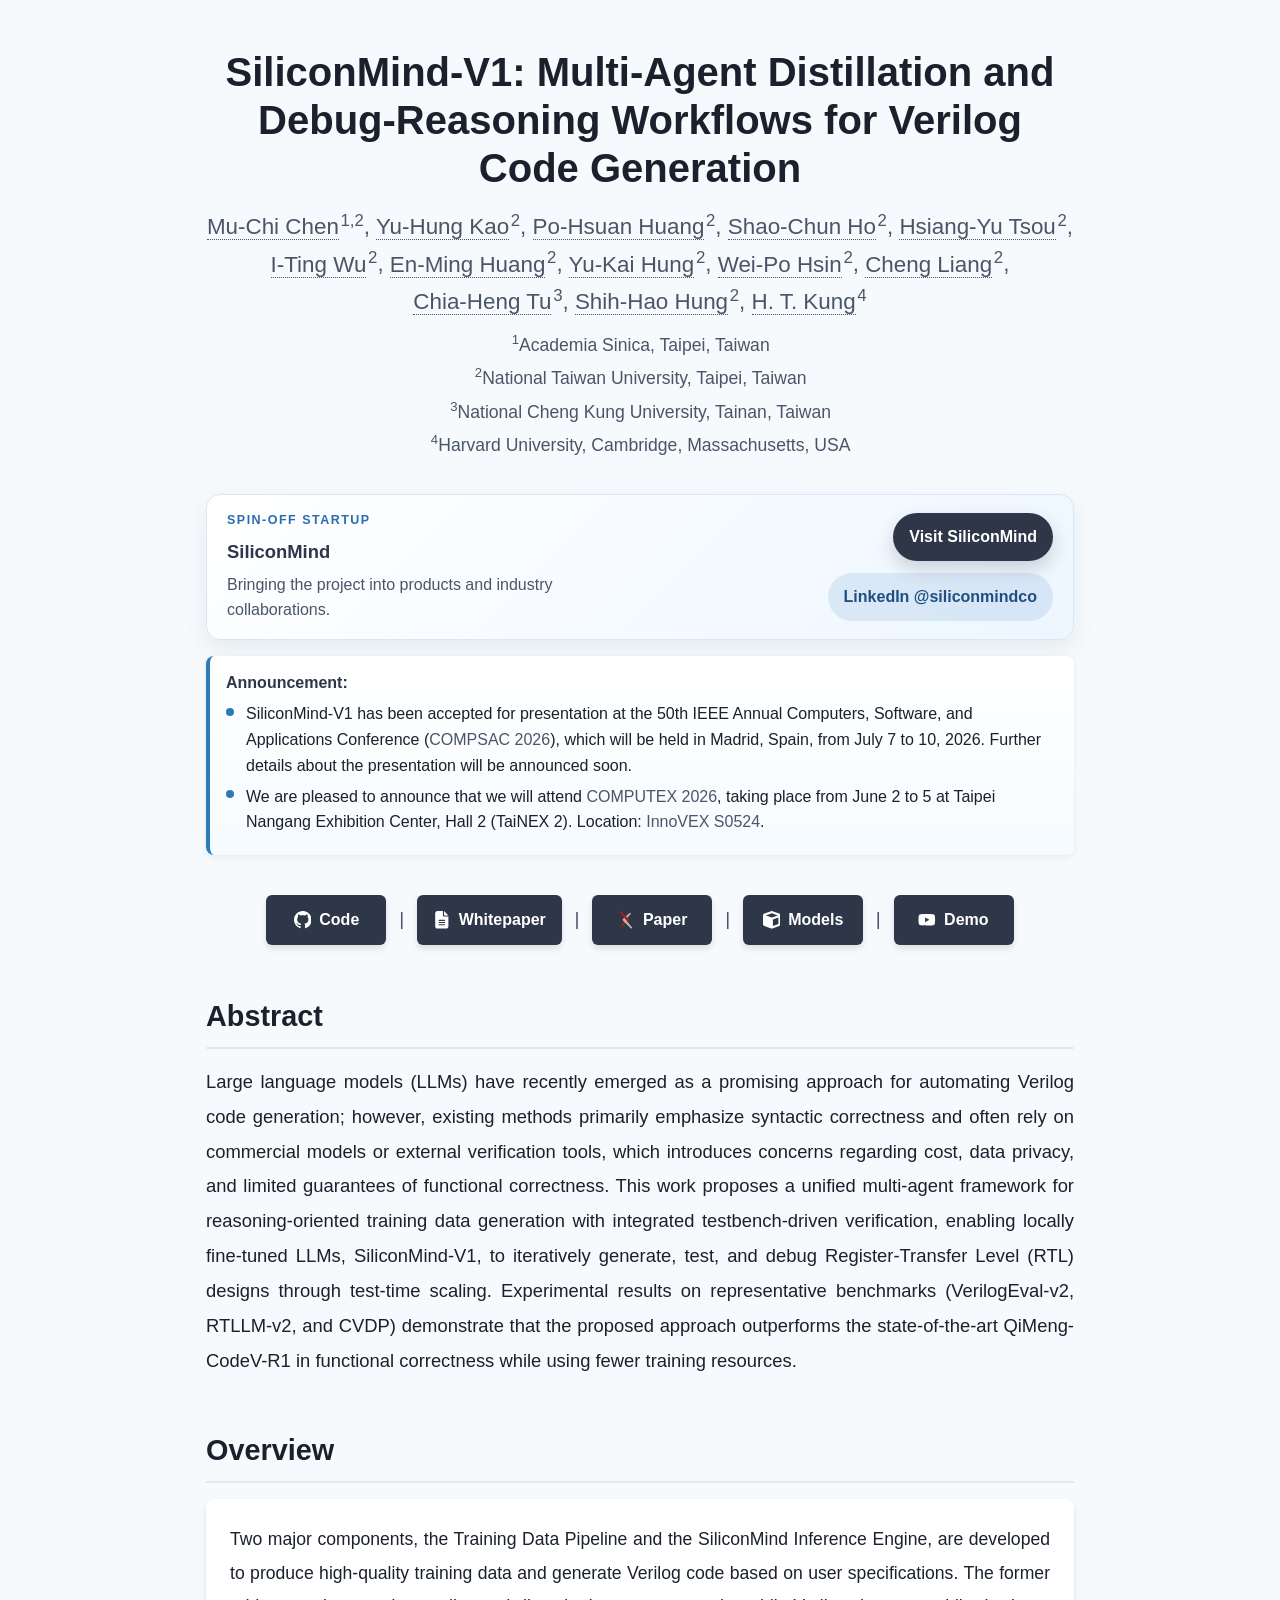
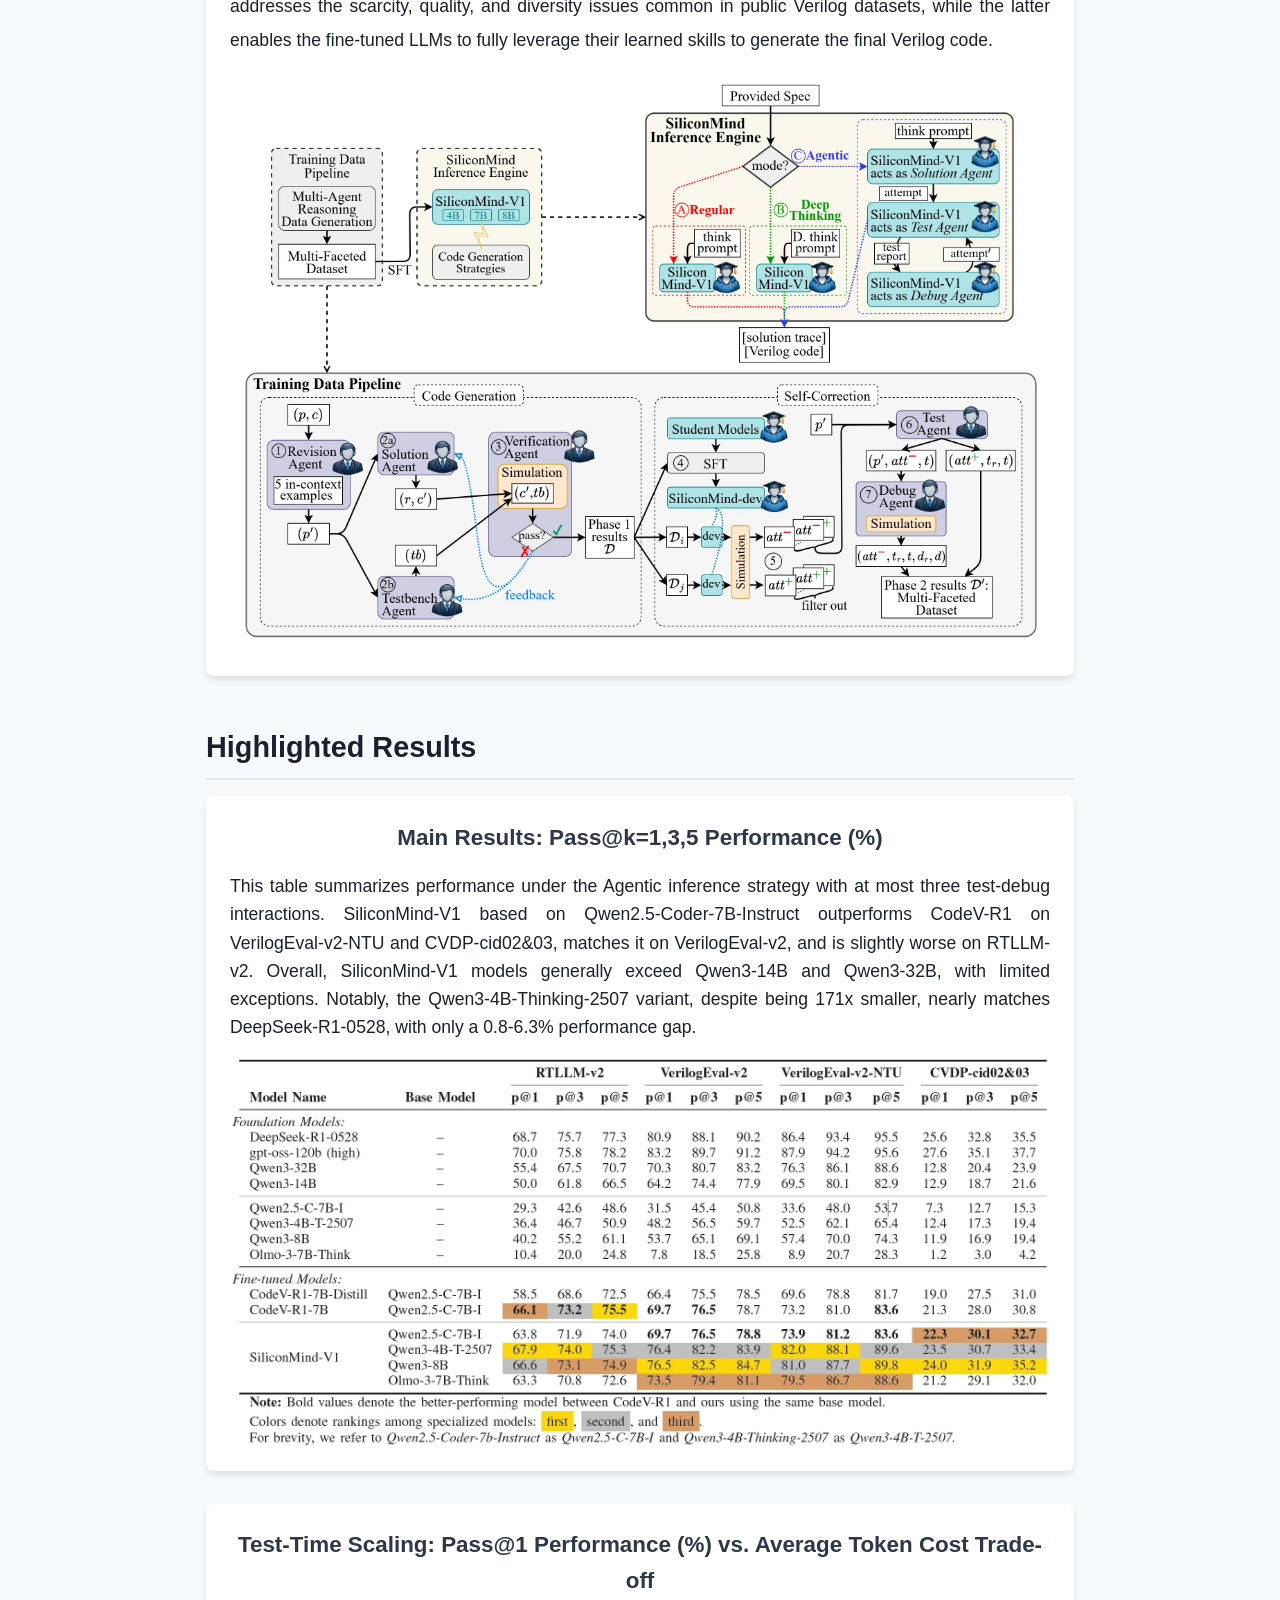
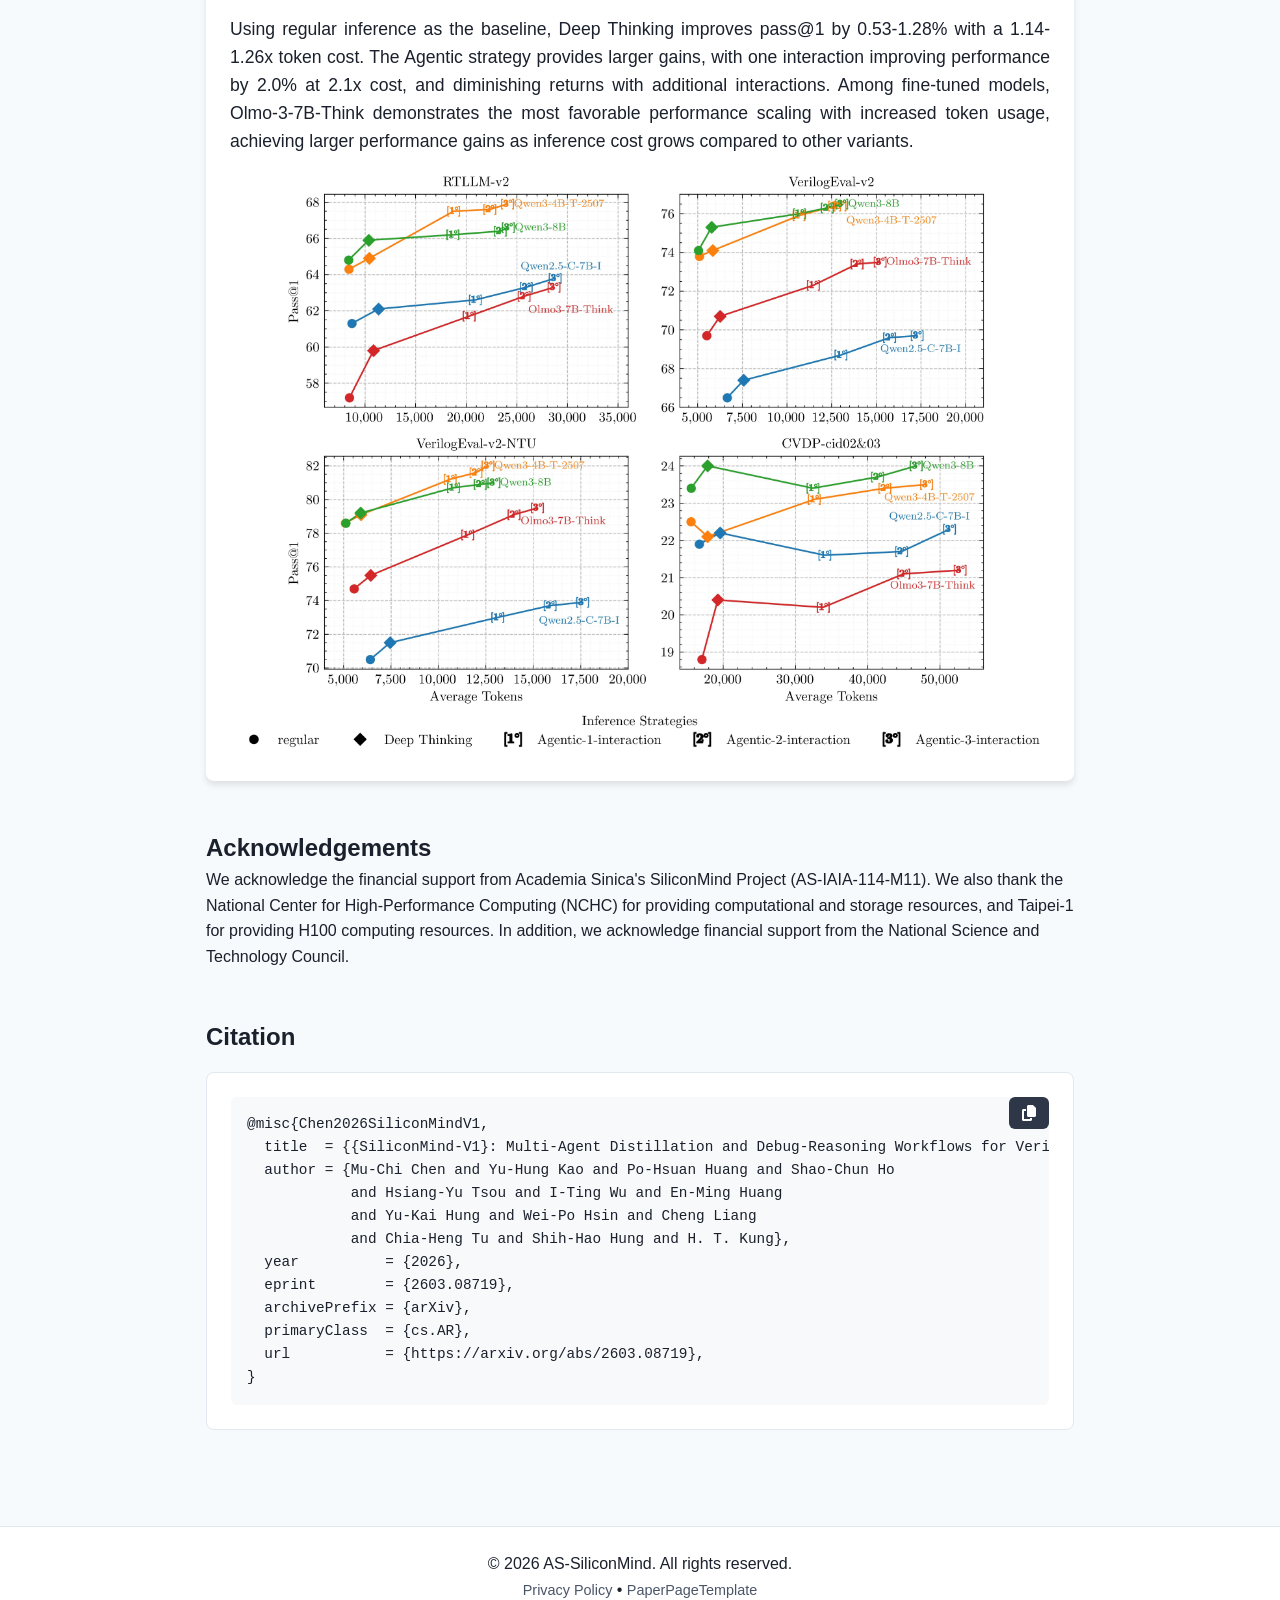
<file: index.html>
<!DOCTYPE html>
<html lang="en">

<head>
    <meta charset="UTF-8">
    <meta name="viewport" content="width=device-width, initial-scale=1.0">
    <meta name="description" content="Open source project introduction with repository and research paper.">
    <title>Project Introduction</title>

    <!-- Favicon -->
    <link rel="icon" type="image/svg+xml" href="favicon.svg">

    <!-- Critical CSS inline for faster first paint -->
    <style>
        :root {
            --bg-color: #f7fafc;
            --text-dark: #1a202c;
            --accent-color: #4a5568;
            --secondary-color: #2d3748;
            --card-bg: #fff;
            --border-color: #e2e8f0
        }

        * {
            margin: 0;
            padding: 0;
            box-sizing: border-box
        }

        body {
            font-family: -apple-system, BlinkMacSystemFont, 'Segoe UI', Roboto, Arial, sans-serif;
            background: var(--bg-color);
            color: var(--text-dark);
            line-height: 1.6;
            min-height: 100vh;
            display: flex;
            flex-direction: column
        }

        main {
            flex: 1;
            max-width: 900px;
            width: 90%;
            margin: 3rem auto;
            padding: 0 1rem
        }

        #header {
            text-align: center;
            margin-bottom: 2rem
        }

        #paper-title {
            font-size: 2.5rem;
            font-weight: 700;
            min-height: 3.5rem;
            line-height: 1.2
        }

        .authors {
            font-size: 1.3rem;
            color: var(--accent-color);
            min-height: 2rem;
            margin-bottom: 0.5rem
        }

        .affiliations {
            font-size: 0.95rem;
            color: var(--accent-color);
            min-height: 1.5rem
        }

        .affiliations sup,
        .authors sup {
            font-size: 0.75em;
            margin-left: 0.1em
        }

        .link-buttons {
            display: flex;
            justify-content: center;
            gap: 1.5rem;
            flex-wrap: wrap;
            min-height: 50px
        }

        .link-btn {
            display: inline-flex;
            align-items: center;
            gap: 0.5rem;
            padding: 0.75rem 2rem;
            background: var(--secondary-color);
            color: #fff;
            text-decoration: none;
            border-radius: 6px;
            font-weight: 600
        }

        .link-btn svg {
            width: 1.1em;
            height: 1.1em;
            fill: currentColor
        }

        .abstract-text,
        .overview-text {
            min-height: 100px
        }

        .placeholder {
            color: transparent
        }

        .results-content {
            display: flex;
            flex-direction: column;
            gap: 2rem
        }

        .result-card {
            background: var(--card-bg);
            padding: 1.5rem;
            border-radius: 8px;
            box-shadow: 0 4px 6px rgba(0, 0, 0, 0.1)
        }

        .result-card.placeholder-card {
            min-height: 400px
        }

        .result-card h3 {
            font-size: 1.4rem;
            text-align: center;
            margin-bottom: 1rem;
            min-height: 1.8rem
        }

        .result-card p {
            font-size: 1.1rem;
            text-align: center;
            margin-bottom: 1rem;
            min-height: 1.5rem
        }

        .result-card .img-placeholder {
            width: 100%;
            aspect-ratio: 16/9;
            background: #f0f0f0;
            border-radius: 6px
        }

        footer {
            background: var(--card-bg);
            text-align: center;
            padding: 1.5rem 0;
            border-top: 1px solid var(--border-color);
            margin-top: 3rem
        }

        /* Announcement styles (critical for first paint) */
        #announcement { margin: 1rem 0; }
        .announcement {
            background: linear-gradient(180deg, #ffffff, #f6fbff);
            border-left: 4px solid #2b7bb9;
            padding: 0.9rem 1rem;
            border-radius: 8px;
            box-shadow: 0 2px 6px rgba(43, 67, 95, 0.08);
            color: var(--text-dark);
            display: block;
            position: relative;
            overflow: hidden;
        }
        .announcement .announcement-label { font-weight: 700; color: #1f3a63; margin-right: 0.5rem; }
        .announcement .announcement-content { display: inline; font-size: 1rem; }
        .announcement.placeholder { color: transparent; }

        #spinout {
            margin: 1.5rem 0 0;
        }

        .spinout-card {
            display: flex;
            align-items: center;
            justify-content: space-between;
            gap: 1rem;
            padding: 1rem 1.25rem;
            background: linear-gradient(135deg, #ffffff 0%, #edf6ff 100%);
            border: 1px solid #d7e7f7;
            border-radius: 14px;
            box-shadow: 0 10px 24px rgba(31, 58, 99, 0.08);
        }

        .spinout-copy {
            display: flex;
            flex-direction: column;
            gap: 0.35rem;
        }

        .spinout-label {
            font-size: 0.78rem;
            font-weight: 700;
            letter-spacing: 0.12em;
            text-transform: uppercase;
            color: #2b6cb0;
        }

        .spinout-title {
            font-size: 1.15rem;
            font-weight: 700;
            color: var(--secondary-color);
        }

        .spinout-subtitle {
            color: var(--accent-color);
        }

        .spinout-links {
            display: flex;
            flex-wrap: wrap;
            gap: 0.75rem;
            justify-content: flex-end;
        }

        .spinout-link {
            display: inline-flex;
            align-items: center;
            justify-content: center;
            padding: 0.7rem 1rem;
            border-radius: 999px;
            text-decoration: none;
            font-weight: 600;
            transition: transform 0.2s ease, box-shadow 0.2s ease, background 0.2s ease;
        }

        .spinout-link.primary {
            background: var(--secondary-color);
            color: #fff;
            box-shadow: 0 8px 18px rgba(45, 55, 72, 0.2);
        }

        .spinout-link.secondary {
            background: rgba(43, 108, 176, 0.12);
            color: #1f4f82;
        }

        .spinout-link:hover {
            transform: translateY(-1px);
        }

        .spinout-link.primary:hover {
            background: #1f3a63;
        }

        .spinout-link.secondary:hover {
            background: rgba(43, 108, 176, 0.2);
        }

        @media (max-width: 700px) {
            .spinout-card {
                flex-direction: column;
                align-items: flex-start;
            }

            .spinout-links {
                width: 100%;
                justify-content: flex-start;
            }
        }
    </style>

    <!-- Main CSS with low priority -->
    <link rel="stylesheet" href="css/styles.css" media="print" onload="this.media='all'">
    <noscript>
        <link rel="stylesheet" href="css/styles.css">
    </noscript>

    <link rel="canonical" href="https://yourwebsite.com/">
</head>

<body>
    <main>
        <section id="header">
            <h1 id="paper-title" class="placeholder">Loading Paper Title Here</h1>
            <p id="authors" class="authors placeholder">Loading authors here</p>
            <p id="affiliations" class="affiliations placeholder">Loading affiliations</p>
        </section>

        <section id="spinout" aria-label="Spin-off startup">
            <div class="spinout-card">
                <div class="spinout-copy">
                    <span class="spinout-label">Spin-off startup</span>
                    <p class="spinout-title">SiliconMind</p>
                    <p class="spinout-subtitle">Bringing the project into products and industry collaborations.</p>
                </div>
                <div class="spinout-links">
                    <a class="spinout-link primary" href="https://siliconmind.co" target="_blank" rel="noopener noreferrer">Visit SiliconMind</a>
                    <a class="spinout-link secondary" href="https://www.linkedin.com/company/siliconmind-co/" target="_blank" rel="noopener noreferrer">LinkedIn @siliconmindco</a>
                </div>
            </div>
        </section>

        <section id="announcement" aria-live="polite" aria-atomic="true">
            <div id="news-announcement" class="announcement placeholder" role="region" aria-label="Site announcement">
                <strong class="announcement-label">Announcement:</strong>
                <div id="news-content" class="announcement-content announcement-list placeholder">Loading latest news...</div>
            </div>
        </section>

        <section id="links">
            <div id="link-buttons" class="link-buttons">
                <span class="placeholder">Loading links...</span>
            </div>
        </section>

        <section id="abstract">
            <h2>Abstract</h2>
            <p id="abstract-text" class="abstract-text placeholder">Loading abstract content. This placeholder text
                reserves vertical space to prevent layout shift when the actual content loads dynamically from the
                configuration file.</p>
        </section>

        <section id="overview">
            <h2>Overview</h2>
            <p id="overview-text" class="overview-text placeholder">Loading overview content. This placeholder text
                reserves vertical space to prevent layout shift when the actual content loads dynamically from the
                configuration file.</p>
        </section>

        <section id="results">
            <h2>Highlighted Results</h2>
            <div id="results-content" class="results-content">
                <!-- Placeholder cards to prevent layout shift -->
                <div class="result-card placeholder-card">
                    <h3 class="placeholder">Result Title</h3>
                    <p class="placeholder">Result description placeholder</p>
                    <div class="img-placeholder"></div>
                </div>
                <div class="result-card placeholder-card">
                    <h3 class="placeholder">Result Title</h3>
                    <p class="placeholder">Result description placeholder</p>
                    <div class="img-placeholder"></div>
                </div>
                <div class="result-card placeholder-card">
                    <h3 class="placeholder">Result Title</h3>
                    <p class="placeholder">Result description placeholder</p>
                    <div class="img-placeholder"></div>
                </div>
            </div>
        </section>

        <section id="acknowledgements">
            <h2>Acknowledgements</h2>
            <p id="acknowledgements-text" class="placeholder">Loading acknowledgements content. This placeholder text
                reserves vertical space to prevent layout shift when the actual content loads dynamically from the
                configuration file.</p>
        </section>

        <section id="citation">
            <h2>Citation</h2>
            <div class="citation-container">
                <button id="copy-citation" class="copy-btn" title="Copy to clipboard">
                    <svg viewBox="0 0 448 512" width="16" height="16"><path d="M208 0H332.1c12.7 0 24.9 5.1 33.9 14.1l67.9 67.9c9 9 14.1 21.2 14.1 33.9V336c0 26.5-21.5 48-48 48H208c-26.5 0-48-21.5-48-48V48c0-26.5 21.5-48 48-48zM48 128h80v64H64V448H256V416h64v48c0 26.5-21.5 48-48 48H48c-26.5 0-48-21.5-48-48V176c0-26.5 21.5-48 48-48z"/></svg>
                </button>
                <pre id="citation-text" class="citation-text placeholder"><code>@misc{loading,
  title = {Loading citation...}
}</code></pre>
            </div>
        </section>
    </main>

    <footer>
        <p id="footer-text" class="placeholder">Project Name. Open Source Project.</p>
        <p><a href="privacy.html" class="footer-link">Privacy Policy</a> • <a
                href="https://github.com/aben20807/PaperPageTemplate" class="footer-link" target="_blank"
                rel="noopener noreferrer">PaperPageTemplate</a></p>
    </footer>
    <script src="js/main.js" defer></script>
    <!-- Google Analytics loaded after page content -->
    <script>
        window.addEventListener('load', function () {
            fetch('data/config.json')
                .then(response => response.json())
                .then(config => {
                    if (config.ga_measurement_id && config.ga_measurement_id !== 'GA_MEASUREMENT_ID') {
                        const script = document.createElement('script');
                        script.async = true;
                        script.src = `https://www.googletagmanager.com/gtag/js?id=${config.ga_measurement_id}`;
                        document.head.appendChild(script);

                        window.dataLayer = window.dataLayer || [];
                        function gtag() { dataLayer.push(arguments); }
                        window.gtag = gtag;
                        gtag('js', new Date());
                        gtag('config', config.ga_measurement_id);
                    } else {
                        console.warn('Google Analytics measurement ID is not set in config.json. Skipping GA initialization.');
                    }
                })
                .catch(err => console.log('Config not loaded:', err));
        });
    </script>
</body>

</html>
</file>
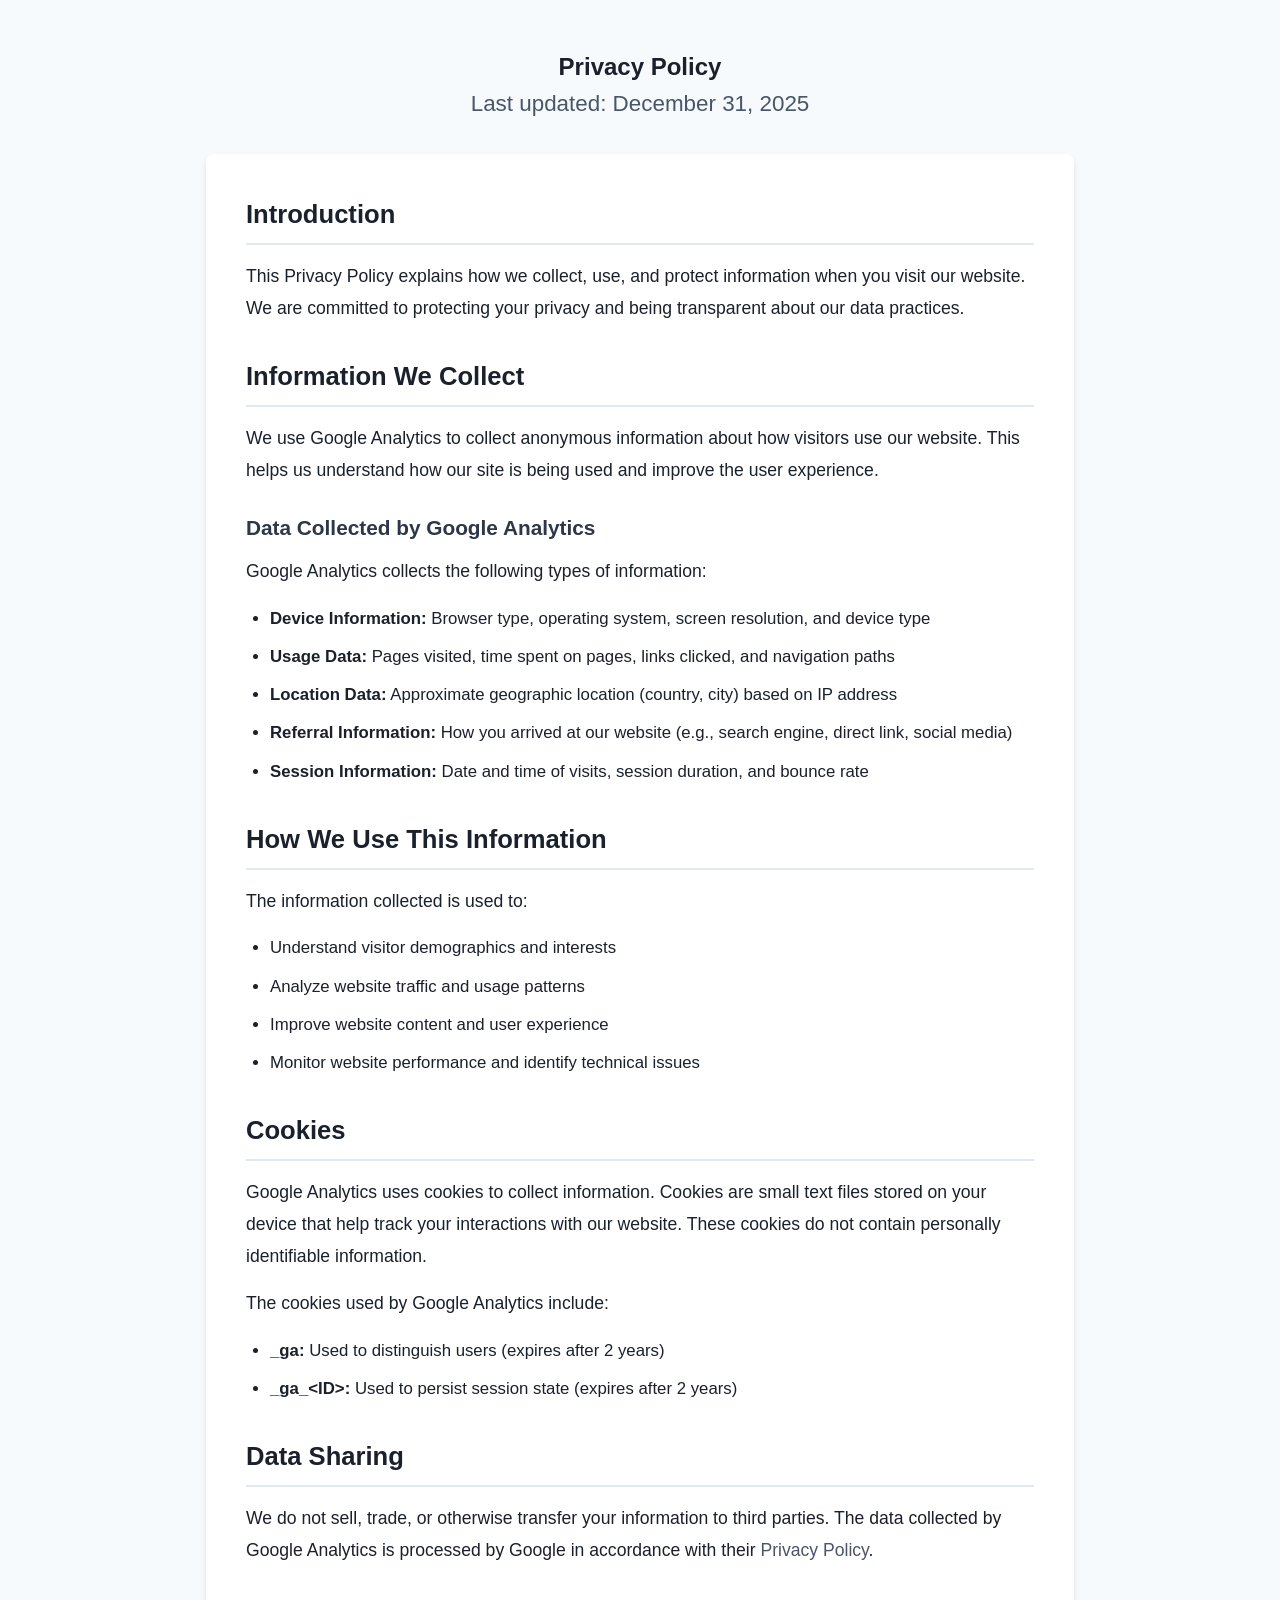
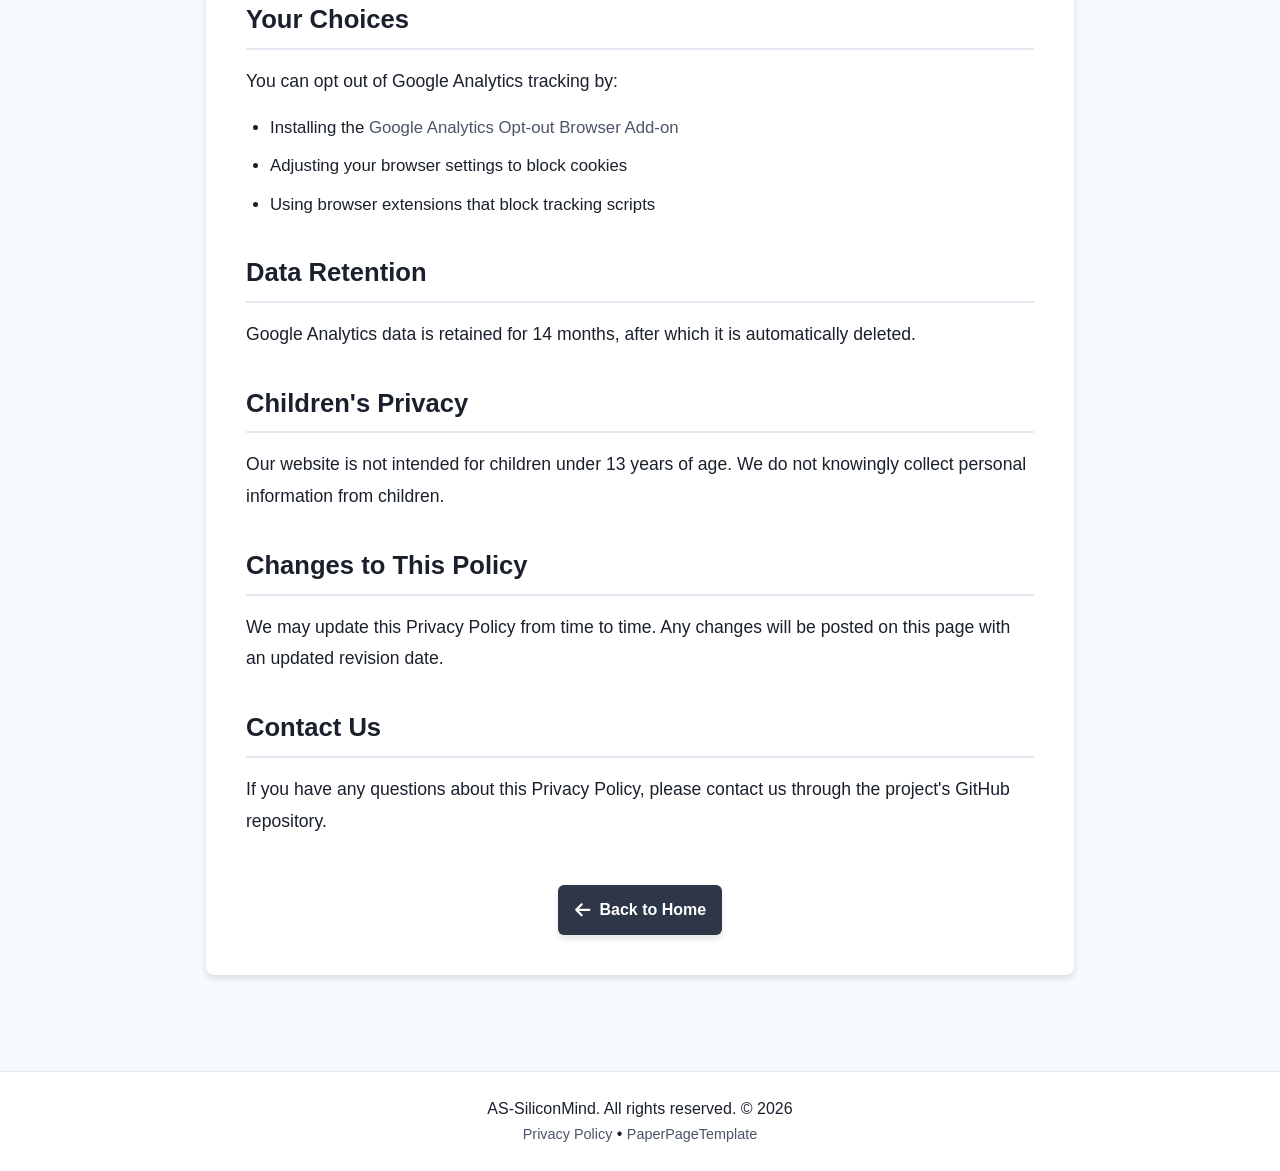
<file: privacy.html>
<!DOCTYPE html>
<html lang="en">

<head>
    <meta charset="UTF-8">
    <meta name="viewport" content="width=device-width, initial-scale=1.0">
    <meta name="description" content="Privacy Policy - Information about data collection and usage.">
    <title>Privacy Policy</title>

    <!-- Favicon -->
    <link rel="icon" type="image/svg+xml" href="favicon.svg">

    <!-- Critical CSS inline -->
    <style>
        :root {
            --bg-color: #f7fafc;
            --text-dark: #1a202c;
            --accent-color: #4a5568;
            --secondary-color: #2d3748
        }

        * {
            margin: 0;
            padding: 0;
            box-sizing: border-box
        }

        body {
            font-family: -apple-system, BlinkMacSystemFont, 'Segoe UI', Roboto, Arial, sans-serif;
            background: var(--bg-color);
            color: var(--text-dark);
            line-height: 1.6;
            min-height: 100vh;
            display: flex;
            flex-direction: column
        }

        main {
            flex: 1;
            max-width: 900px;
            width: 90%;
            margin: 3rem auto;
            padding: 0 1rem
        }

        .link-btn {
            display: inline-flex;
            align-items: center;
            gap: 0.5rem;
            padding: 0.75rem 2rem;
            background: var(--secondary-color);
            color: #fff;
            text-decoration: none;
            border-radius: 6px;
            font-weight: 600
        }

        .link-btn svg {
            width: 1.1em;
            height: 1.1em;
            fill: currentColor
        }
    </style>

    <link rel="stylesheet" href="css/styles.css" media="print" onload="this.media='all'">
    <noscript>
        <link rel="stylesheet" href="css/styles.css">
    </noscript>
</head>

<body>
    <main>
        <section id="header">
            <h1>Privacy Policy</h1>
            <p class="authors">Last updated: December 31, 2025</p>
        </section>

        <section id="privacy-content" class="privacy-content">
            <h2>Introduction</h2>
            <p>This Privacy Policy explains how we collect, use, and protect information when you visit our website. We
                are committed to protecting your privacy and being transparent about our data practices.</p>

            <h2>Information We Collect</h2>
            <p>We use Google Analytics to collect anonymous information about how visitors use our website. This helps
                us understand how our site is being used and improve the user experience.</p>

            <h3>Data Collected by Google Analytics</h3>
            <p>Google Analytics collects the following types of information:</p>
            <ul>
                <li><strong>Device Information:</strong> Browser type, operating system, screen resolution, and device
                    type</li>
                <li><strong>Usage Data:</strong> Pages visited, time spent on pages, links clicked, and navigation paths
                </li>
                <li><strong>Location Data:</strong> Approximate geographic location (country, city) based on IP address
                </li>
                <li><strong>Referral Information:</strong> How you arrived at our website (e.g., search engine, direct
                    link, social media)</li>
                <li><strong>Session Information:</strong> Date and time of visits, session duration, and bounce rate
                </li>
            </ul>

            <h2>How We Use This Information</h2>
            <p>The information collected is used to:</p>
            <ul>
                <li>Understand visitor demographics and interests</li>
                <li>Analyze website traffic and usage patterns</li>
                <li>Improve website content and user experience</li>
                <li>Monitor website performance and identify technical issues</li>
            </ul>

            <h2>Cookies</h2>
            <p>Google Analytics uses cookies to collect information. Cookies are small text files stored on your device
                that help track your interactions with our website. These cookies do not contain personally identifiable
                information.</p>
            <p>The cookies used by Google Analytics include:</p>
            <ul>
                <li><strong>_ga:</strong> Used to distinguish users (expires after 2 years)</li>
                <li><strong>_ga_&lt;ID&gt;:</strong> Used to persist session state (expires after 2 years)</li>
            </ul>

            <h2>Data Sharing</h2>
            <p>We do not sell, trade, or otherwise transfer your information to third parties. The data collected by
                Google Analytics is processed by Google in accordance with their <a
                    href="https://policies.google.com/privacy" target="_blank" rel="noopener noreferrer">Privacy
                    Policy</a>.</p>

            <h2>Your Choices</h2>
            <p>You can opt out of Google Analytics tracking by:</p>
            <ul>
                <li>Installing the <a href="https://tools.google.com/dlpage/gaoptout" target="_blank"
                        rel="noopener noreferrer">Google Analytics Opt-out Browser Add-on</a></li>
                <li>Adjusting your browser settings to block cookies</li>
                <li>Using browser extensions that block tracking scripts</li>
            </ul>

            <h2>Data Retention</h2>
            <p>Google Analytics data is retained for 14 months, after which it is automatically deleted.</p>

            <h2>Children's Privacy</h2>
            <p>Our website is not intended for children under 13 years of age. We do not knowingly collect personal
                information from children.</p>

            <h2>Changes to This Policy</h2>
            <p>We may update this Privacy Policy from time to time. Any changes will be posted on this page with an
                updated revision date.</p>

            <h2>Contact Us</h2>
            <p>If you have any questions about this Privacy Policy, please contact us through the project's GitHub
                repository.</p>

            <div class="back-link">
                <a href="index.html" class="link-btn"><svg viewBox="0 0 448 512">
                        <path
                            d="M9.4 233.4c-12.5 12.5-12.5 32.8 0 45.3l160 160c12.5 12.5 32.8 12.5 45.3 0s12.5-32.8 0-45.3L109.2 288 416 288c17.7 0 32-14.3 32-32s-14.3-32-32-32l-306.7 0L214.6 118.6c12.5-12.5 12.5-32.8 0-45.3s-32.8-12.5-45.3 0l-160 160z" />
                    </svg> Back to Home</a>
            </div>
        </section>
    </main>

    <footer>
        <p id="footer-text" class="placeholder">Project Name. Open Source Project.</p>
        <p><a href="privacy.html" class="footer-link">Privacy Policy</a> • <a
                href="https://github.com/aben20807/PaperPageTemplate" class="footer-link" target="_blank"
                rel="noopener noreferrer">PaperPageTemplate</a></p>
    </footer>
    <script src="js/main.js" defer></script>
    <!-- Load config for footer and GA after page load -->
    <script>
        window.addEventListener('load', function () {
            fetch('data/config.json')
                .then(response => response.json())
                .then(config => {
                    // Update footer
                    const footer = document.getElementById('footer-text');
                    if (footer && config.footer) {
                        footer.textContent = `${config.footer.project_name}. ${config.footer.text} © ${config.footer.copyright_year}`;
                    }

                    // Load GA
                    if (config.ga_measurement_id && config.ga_measurement_id !== 'GA_MEASUREMENT_ID') {
                        const script = document.createElement('script');
                        script.async = true;
                        script.src = `https://www.googletagmanager.com/gtag/js?id=${config.ga_measurement_id}`;
                        document.head.appendChild(script);

                        window.dataLayer = window.dataLayer || [];
                        function gtag() { dataLayer.push(arguments); }
                        window.gtag = gtag;
                        gtag('js', new Date());
                        gtag('config', config.ga_measurement_id);
                    }
                })
                .catch(err => console.log('Config not loaded:', err));
        });
    </script>
</body>

</html>
</file>
<file: css/styles.css>
:root {
    --primary-color: #4a5568;
    --secondary-color: #2d3748;
    --accent-color: #4a5568;
    --bg-color: #f7fafc;
    --card-bg: #ffffff;
    --text-dark: #1a202c;
    --text-light: #4a5568;
    --border-color: #e2e8f0;
    --shadow: 0 4px 6px rgba(0, 0, 0, 0.1);
    --shadow-hover: 0 10px 15px rgba(0, 0, 0, 0.15);
}

* {
    margin: 0;
    padding: 0;
    box-sizing: border-box;
}

body {
    font-family: -apple-system, BlinkMacSystemFont, 'Segoe UI', Roboto, 'Helvetica Neue', Arial, sans-serif;
    background: var(--bg-color);
    color: var(--text-dark);
    line-height: 1.6;
    min-height: 100vh;
    display: flex;
    flex-direction: column;
}

main {
    flex: 1;
    max-width: 900px;
    width: 90%;
    margin: 3rem auto;
    padding: 0 1rem;
}

#header {
    text-align: center;
    margin-bottom: 2rem;
}

#paper-title {
    font-size: 2.5rem;
    font-weight: 700;
    color: var(--text-dark);
    margin-bottom: 1rem;
    line-height: 1.2;
    min-height: 3.5rem;
}

.authors {
    font-size: 1.4rem;
    color: var(--accent-color);
    margin-bottom: 0.5rem;
    min-height: 2rem;
}

.affiliations {
    font-size: 1.1rem;
    color: var(--text-light);
    margin-bottom: 2rem;
    line-height: 1.8;
}

.affiliations sup,
.authors sup {
    font-size: 0.75em;
    margin-left: 0.1em;
}

.author-link, .other-link {
    color: inherit;
    text-decoration: none;
    border-bottom: 1px dotted var(--accent-color);
    transition: border-bottom-color 0.2s;
}

.author-link:hover, .other-link:hover {
    border-bottom-color: var(--secondary-color);
    border-bottom-style: solid;
}

.author-item {
    white-space: nowrap;
}

.citation-container {
    position: relative;
    background: var(--card-bg);
    border: 1px solid var(--border-color);
    border-radius: 8px;
    padding: 1.5rem;
    margin-top: 1rem;
}

.citation-text {
    margin: 0;
    padding: 1rem;
    background: #f8f9fa;
    border-radius: 6px;
    overflow-x: auto;
    font-family: ui-monospace, SFMono-Regular, SF Mono, Menlo, Consolas, Liberation Mono, monospace;
    font-size: 0.9rem;
    line-height: 1.6;
    color: var(--text-dark);
    min-height: 80px;
}

.citation-text code {
    background: transparent;
    padding: 0;
}

.copy-btn {
    position: absolute;
    top: 1.5rem;
    right: 1.5rem;
    background: var(--secondary-color);
    color: white;
    border: none;
    border-radius: 6px;
    padding: 0.5rem 0.75rem;
    cursor: pointer;
    display: flex;
    align-items: center;
    gap: 0.5rem;
    font-size: 0.85rem;
    transition: all 0.2s ease;
    z-index: 10;
}

.copy-btn svg {
    fill: currentColor;
}

.copy-btn:hover {
    background: var(--primary-color);
    transform: translateY(-1px);
}

.copy-btn:active {
    transform: translateY(0);
}

.copy-btn.copied {
    background: #48bb78;
}

.copy-btn.copied::after {
    content: 'Copied!';
    margin-left: 0.25rem;
}

#links {
    margin: 2.5rem 0;
}

.link-buttons {
    display: flex;
    justify-content: center;
    gap: 0.8rem;
    flex-wrap: wrap;
    min-height: 48px;
}

.link-btn {
    display: inline-flex;
    align-items: center;
    justify-content: center;
    gap: 0.5rem;
    padding: 0.75rem 1rem;
    background: var(--secondary-color);
    color: white;
    text-decoration: none;
    border-radius: 6px;
    font-weight: 600;
    font-size: 1rem;
    transition: all 0.3s ease;
    box-shadow: var(--shadow);
    min-width: 120px;
    white-space: nowrap;
}

.link-btn svg {
    width: 1.1em;
    height: 1.1em;
    fill: currentColor;
}

.link-btn:hover {
    background: var(--primary-color);
    transform: translateY(-2px);
    box-shadow: var(--shadow-hover);
}

.link-separator {
    color: var(--accent-color);
    font-size: 1.2rem;
    font-weight: 300;
    display: flex;
    align-items: center;
}

/* Announcement block styles */
#announcement { margin: 1rem 0; }
.announcement {
    background: linear-gradient(180deg, #ffffff, #f6fbff);
    border-left: 4px solid #2b7bb9;
    padding: 0.9rem 1rem;
    border-radius: 8px;
    box-shadow: 0 2px 6px rgba(43, 67, 95, 0.08);
    color: var(--text-dark);
    display: block;
    position: relative;
    overflow: hidden;
}
.announcement .announcement-label { font-weight: 700; color: var(--secondary-color); margin-right: 0.5rem; }
.announcement .announcement-content { font-size: 1rem; }
.announcement.placeholder { color: transparent; }

#spinout {
    margin: 1.5rem 0 0;
}

.spinout-card {
    display: flex;
    align-items: center;
    justify-content: space-between;
    gap: 1rem;
    padding: 1rem 1.25rem;
    background: linear-gradient(135deg, #ffffff 0%, #edf6ff 100%);
    border: 1px solid #d7e7f7;
    border-radius: 14px;
    box-shadow: 0 10px 24px rgba(31, 58, 99, 0.08);
}

.spinout-copy {
    display: flex;
    flex-direction: column;
    gap: 0.35rem;
}

.spinout-label {
    font-size: 0.78rem;
    font-weight: 700;
    letter-spacing: 0.12em;
    text-transform: uppercase;
    color: #2b6cb0;
}

.spinout-title {
    font-size: 1.15rem;
    font-weight: 700;
    color: var(--secondary-color);
}

.spinout-subtitle {
    color: var(--accent-color);
}

.spinout-links {
    display: flex;
    flex-wrap: wrap;
    gap: 0.75rem;
    justify-content: flex-end;
}

.spinout-link {
    display: inline-flex;
    align-items: center;
    justify-content: center;
    padding: 0.7rem 1rem;
    border-radius: 999px;
    text-decoration: none;
    font-weight: 600;
    transition: transform 0.2s ease, box-shadow 0.2s ease, background 0.2s ease;
}

.spinout-link.primary {
    background: var(--secondary-color);
    color: white;
    box-shadow: 0 8px 18px rgba(45, 55, 72, 0.2);
}

.spinout-link.secondary {
    background: rgba(43, 108, 176, 0.12);
    color: #1f4f82;
}

.spinout-link:hover {
    transform: translateY(-1px);
}

.spinout-link.primary:hover {
    background: #1f3a63;
}

.spinout-link.secondary:hover {
    background: rgba(43, 108, 176, 0.2);
}

/* Announcement list styles */
.announcement .announcement-content ul.announcement-list {
    list-style: none;
    margin: 0;
    padding: 0;
    color: var(--text-dark);
}
.announcement .announcement-content ul.announcement-list li {
    margin: 0.35rem 0;
    padding-left: 1.25rem;
    position: relative;
}
.announcement .announcement-content ul.announcement-list li::before {
    content: '';
    position: absolute;
    left: 0;
    top: 0.4rem;
    width: 8px;
    height: 8px;
    background: #2b7bb9;
    border-radius: 50%;
}

#abstract,
#overview,
#results,
#acknowledgements {
    margin: 3rem 0;
}

#abstract h2,
#overview h2,
#results h2 {
    font-size: 1.8rem;
    color: var(--text-dark);
    margin-bottom: 1rem;
    border-bottom: 2px solid var(--border-color);
    padding-bottom: 0.5rem;
}

.abstract-text,
.overview-text,
.acknowledgements-text {
    font-size: 1.15rem;
    color: var(--text-dark);
    text-align: justify;
    hyphens: auto;
    line-height: 1.9;
    min-height: 100px;
}

.placeholder {
    color: transparent;
}

#results {
    margin: 3rem 0;
}

.results-content {
    display: flex;
    flex-direction: column;
    gap: 2rem;
}

.result-card {
    background: var(--card-bg);
    padding: 1.5rem;
    border-radius: 8px;
    box-shadow: var(--shadow);
    transition: all 0.3s ease;
}

.result-card:hover {
    box-shadow: var(--shadow-hover);
}

.result-card h3 {
    font-size: 1.4rem;
    color: var(--secondary-color);
    margin-bottom: 1rem;
    text-align: center;
}

.result-card p {
    font-size: 1.1rem;
    color: var(--text-dark);
    text-align: justify;
    hyphens: auto;
    margin-bottom: 1rem;
}

.result-card img {
    width: 100%;
    max-width: 100%;
    height: auto;
    border-radius: 6px;
    display: block;
    margin: 0 auto;
    /* aspect-ratio: 16 / 9; */
    object-fit: contain;
    background: #ffffff;
}

pre {
    background: var(--bg-color);
    padding: 1rem;
    border-radius: 6px;
    overflow-x: auto;
    font-family: ui-monospace, SFMono-Regular, SF Mono, Menlo, Consolas, Liberation Mono, monospace;
    font-size: 0.95rem;
    color: var(--text-dark);
}

footer {
    background: var(--card-bg);
    text-align: center;
    padding: 1.5rem 0;
    color: var(--text-dark);
    border-top: 1px solid var(--border-color);
    margin-top: 3rem;
}

footer p {
    font-size: 1rem;
}

.footer-link {
    color: var(--accent-color);
    text-decoration: none;
    font-size: 0.9rem;
    transition: color 0.3s ease;
}

.footer-link:hover {
    color: var(--text-dark);
    text-decoration: underline;
}

/* Privacy Policy Page Styles */
.privacy-content {
    background: var(--card-bg);
    padding: 2.5rem;
    border-radius: 8px;
    box-shadow: var(--shadow);
}

.privacy-content h2 {
    font-size: 1.6rem;
    color: var(--text-dark);
    margin-top: 2rem;
    margin-bottom: 1rem;
    border-bottom: 2px solid var(--border-color);
    padding-bottom: 0.5rem;
}

.privacy-content h2:first-of-type {
    margin-top: 0;
}

.privacy-content h3 {
    font-size: 1.3rem;
    color: var(--secondary-color);
    margin-top: 1.5rem;
    margin-bottom: 0.75rem;
}

.privacy-content p {
    font-size: 1.1rem;
    color: var(--text-dark);
    line-height: 1.8;
    margin-bottom: 1rem;
}

.privacy-content ul {
    margin: 1rem 0 1.5rem 1.5rem;
    color: var(--text-dark);
}

.privacy-content li {
    font-size: 1.05rem;
    line-height: 1.8;
    margin-bottom: 0.5rem;
}

.privacy-content a,
#news-content a {
    color: var(--primary-color);
    text-decoration: none;
}

.privacy-content a:hover,
#news-content a:hover {
    text-decoration: underline;
}

.privacy-content .link-btn {
    color: white;
}

.privacy-content .link-btn:hover {
    text-decoration: none;
}

.back-link {
    margin-top: 3rem;
    text-align: center;
}

@media (max-width: 768px) {
    #paper-title {
        font-size: 1.8rem;
    }

    .authors {
        font-size: 1.1rem;
    }

    .link-buttons {
        flex-direction: column;
        align-items: center;
    }

    .link-separator {
        display: none;
    }

    .abstract-text,
    .overview-text {
        font-size: 1.05rem;
        text-align: left;
    }

    .results-content {
        grid-template-columns: 1fr;
    }

    .spinout-card {
        flex-direction: column;
        align-items: flex-start;
    }

    .spinout-links {
        width: 100%;
        justify-content: flex-start;
    }

    main {
        width: 95%;
    }

    .privacy-content {
        padding: 1.5rem;
    }

    .privacy-content h2 {
        font-size: 1.4rem;
    }

    .privacy-content p,
    .privacy-content li {
        font-size: 1rem;
    }
}
</file>
